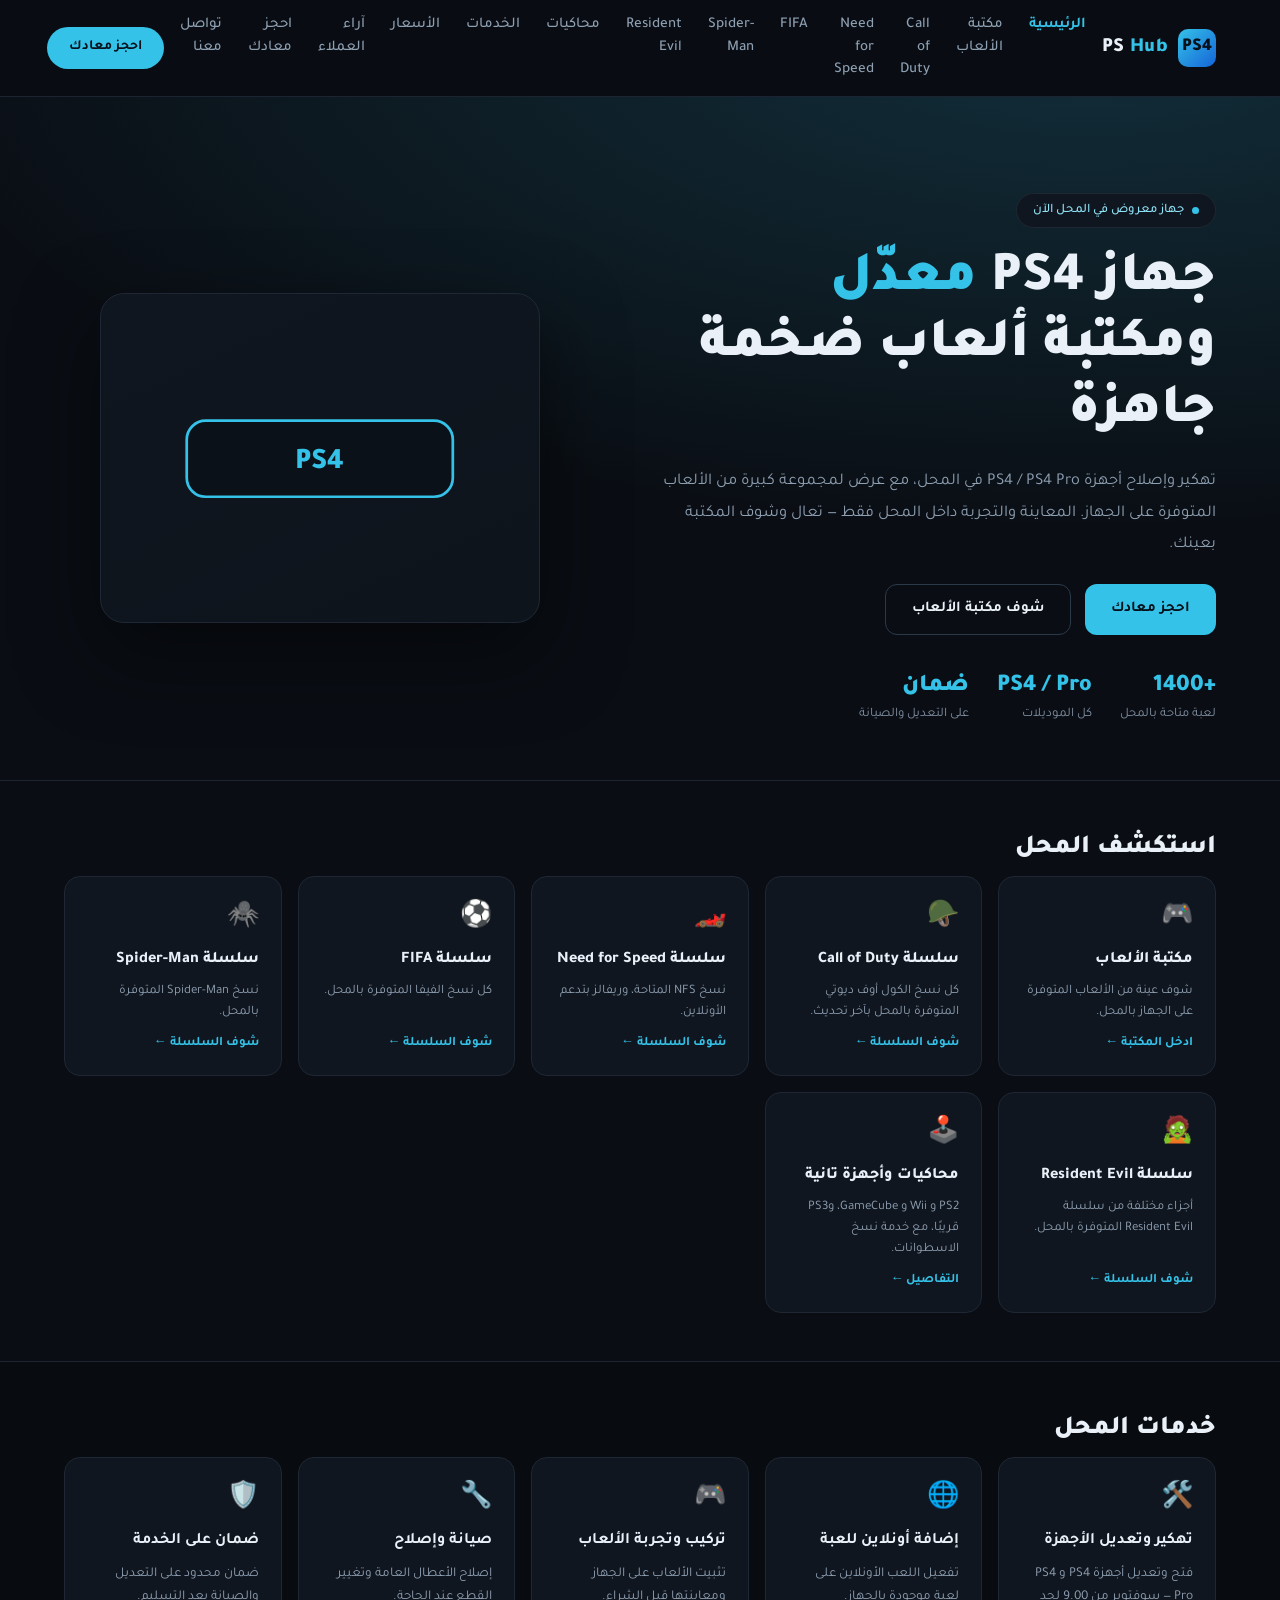
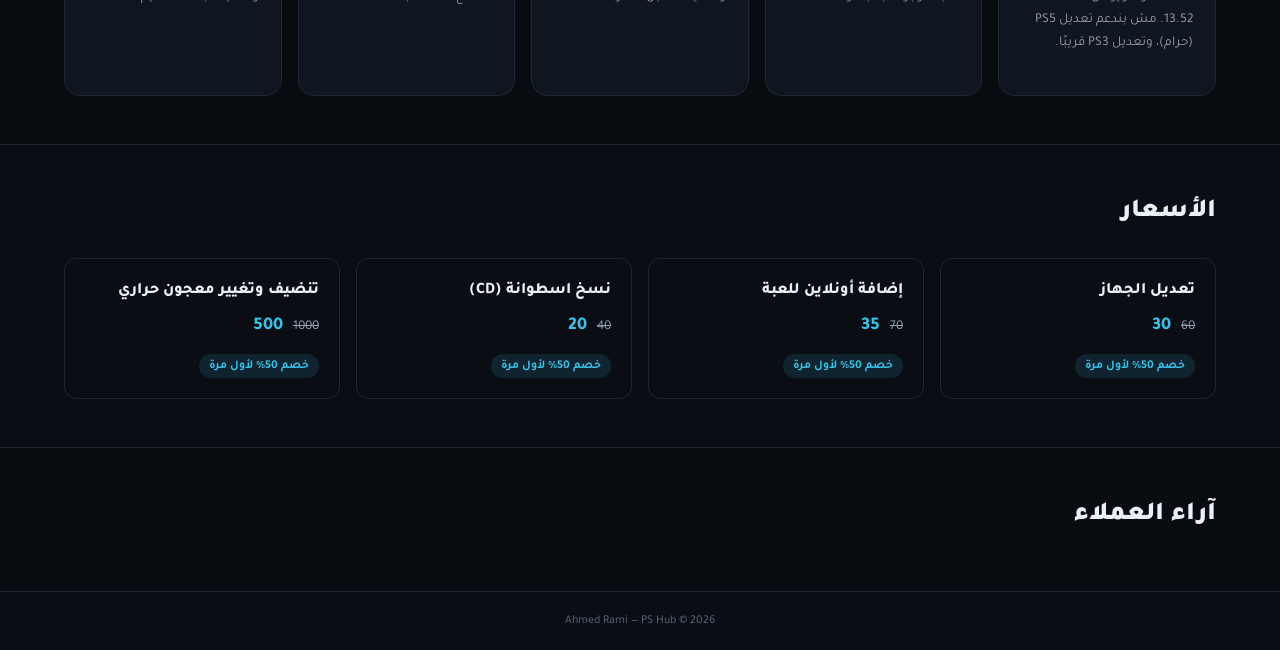
<file: pshub/index.html>
<!doctype html>
<html lang="ar" dir="rtl">
<head>
<meta charset="utf-8">
<meta name="viewport" content="width=device-width, initial-scale=1">
<title>PS Hub — متجر PS4 معدل</title>
<meta name="description" content="محل تعديل أجهزة PS4، مكتبة ألعاب ضخمة، محاكيات، وخدمة نسخ اسطوانات.">
<link rel="preconnect" href="https://fonts.googleapis.com">
<link rel="preconnect" href="https://fonts.gstatic.com" crossorigin>
<link href="https://fonts.googleapis.com/css2?family=Tajawal:wght@400;500;700;900&display=swap" rel="stylesheet">
<link rel="stylesheet" href="css/style.css">
</head>
<body>

<!-- ============ HEADER ============ -->
<header class="site-header">
  <div class="inner container">
    <a class="logo" href="#home">
      <div class="logo-badge">PS4</div>
      <div class="logo-text">PS <span>Hub</span></div>
    </a>

    <nav class="nav-links">
      <a href="#home">الرئيسية</a>
      <a href="#games">مكتبة الألعاب</a>
      <a href="#cod">Call of Duty</a>
      <a href="#nfs">Need for Speed</a>
      <a href="#fifa">FIFA</a>
      <a href="#spiderman">Spider-Man</a>
      <a href="#residentevil">Resident Evil</a>
      <a href="#emulators">محاكيات</a>
      <a href="#services">الخدمات</a>
      <a href="#prices">الأسعار</a>
      <a href="#reviews">آراء العملاء</a>
      <a href="#booking">احجز معادك</a>
      <a href="#contact">تواصل معنا</a>
    </nav>

    <a href="#booking" class="btn btn-primary btn-pill nav-cta">احجز معادك</a>

    <button class="nav-toggle" aria-label="فتح القائمة" aria-expanded="false">
      <span></span>
    </button>
  </div>

  <nav class="mobile-panel">
    <a href="#home">الرئيسية</a>
    <a href="#games">مكتبة الألعاب</a>
    <a href="#cod">Call of Duty</a>
    <a href="#nfs">Need for Speed</a>
    <a href="#fifa">FIFA</a>
    <a href="#spiderman">Spider-Man</a>
    <a href="#residentevil">Resident Evil</a>
    <a href="#emulators">محاكيات</a>
    <a href="#services">الخدمات</a>
    <a href="#prices">الأسعار</a>
    <a href="#reviews">آراء العملاء</a>
    <a href="#booking">احجز معادك</a>
    <a href="#contact">تواصل معنا</a>
    <a href="#booking" class="btn btn-primary">احجز معادك</a>
  </nav>
</header>

<main>

<!-- ============ VIEW: HOME ============ -->
<div class="view" id="view-home">

  <section class="hero container">
    <div class="hero-copy">
      <div class="hero-badge"><span class="dot"></span> جهاز معروض في المحل الآن</div>
      <h1>جهاز PS4 <span>معدّل</span><br>ومكتبة ألعاب ضخمة جاهزة</h1>
      <p>تهكير وإصلاح أجهزة PS4 / PS4 Pro في المحل، مع عرض لمجموعة كبيرة من الألعاب المتوفرة على الجهاز. المعاينة والتجربة داخل المحل فقط — تعال وشوف المكتبة بعينك.</p>
      <div class="hero-actions">
        <a href="#booking" class="btn btn-primary">احجز معادك</a>
        <a href="#games" class="btn btn-outline">شوف مكتبة الألعاب</a>
      </div>
      <div class="hero-stats">
        <div><div class="stat-num">+1400</div><div class="stat-label">لعبة متاحة بالمحل</div></div>
        <div><div class="stat-num">PS4 / Pro</div><div class="stat-label">كل الموديلات</div></div>
        <div><div class="stat-num">ضمان</div><div class="stat-label">على التعديل والصيانة</div></div>
      </div>
    </div>
    <div class="hero-visual">
      <div class="hero-card">
        <svg width="62%" viewBox="0 0 200 60" fill="none" xmlns="http://www.w3.org/2000/svg" aria-hidden="true">
          <rect x="2" y="2" width="196" height="56" rx="14" stroke="#35C2E8" stroke-width="2" fill="#0A1119"/>
          <text x="100" y="37" text-anchor="middle" font-family="Tajawal" font-size="22" font-weight="900" fill="#35C2E8">PS4</text>
        </svg>
      </div>
    </div>
  </section>

  <section class="section container">
    <div class="section-head"><h2>استكشف المحل</h2></div>
    <div class="explore-grid">
      <a class="explore-card" href="#games">
        <div class="icon">🎮</div>
        <div class="title">مكتبة الألعاب</div>
        <div class="desc">شوف عينة من الألعاب المتوفرة على الجهاز بالمحل.</div>
        <div class="arrow">ادخل المكتبة ←</div>
      </a>
      <a class="explore-card" href="#cod">
        <div class="icon">🪖</div>
        <div class="title">سلسلة Call of Duty</div>
        <div class="desc">كل نسخ الكول أوف ديوتي المتوفرة بالمحل بآخر تحديث.</div>
        <div class="arrow">شوف السلسلة ←</div>
      </a>
      <a class="explore-card" href="#nfs">
        <div class="icon">🏎️</div>
        <div class="title">سلسلة Need for Speed</div>
        <div class="desc">نسخ NFS المتاحة، وريفالز بتدعم الأونلاين.</div>
        <div class="arrow">شوف السلسلة ←</div>
      </a>
      <a class="explore-card" href="#fifa">
        <div class="icon">⚽</div>
        <div class="title">سلسلة FIFA</div>
        <div class="desc">كل نسخ الفيفا المتوفرة بالمحل.</div>
        <div class="arrow">شوف السلسلة ←</div>
      </a>
      <a class="explore-card" href="#spiderman">
        <div class="icon">🕷️</div>
        <div class="title">سلسلة Spider-Man</div>
        <div class="desc">نسخ Spider-Man المتوفرة بالمحل.</div>
        <div class="arrow">شوف السلسلة ←</div>
      </a>
      <a class="explore-card" href="#residentevil">
        <div class="icon">🧟</div>
        <div class="title">سلسلة Resident Evil</div>
        <div class="desc">أجزاء مختلفة من سلسلة Resident Evil المتوفرة بالمحل.</div>
        <div class="arrow">شوف السلسلة ←</div>
      </a>
      <a class="explore-card" href="#emulators">
        <div class="icon">🕹️</div>
        <div class="title">محاكيات وأجهزة تانية</div>
        <div class="desc">PS2 و Wii و GameCube، وPS3 قريبًا، مع خدمة نسخ الاسطوانات.</div>
        <div class="arrow">التفاصيل ←</div>
      </a>
    </div>
  </section>

  <section id="services" class="section section-alt container">
    <div class="section-head"><h2>خدمات المحل</h2></div>
    <div class="services-grid">
      <div class="service-card">
        <div class="icon">🛠️</div>
        <div class="title">تهكير وتعديل الأجهزة</div>
        <div class="desc">فتح وتعديل أجهزة PS4 و PS4 Pro — سوفتوير من 9.00 لحد 13.52. مش بندعم تعديل PS5 (حرام)، وتعديل PS3 قريبًا.</div>
        <div class="price"><!-- السعر هنا --></div>
      </div>
      <div class="service-card">
        <div class="icon">🌐</div>
        <div class="title">إضافة أونلاين للعبة</div>
        <div class="desc">تفعيل اللعب الأونلاين على لعبة موجودة بالجهاز.</div>
        <div class="price"><!-- السعر هنا --></div>
      </div>
      <div class="service-card">
        <div class="icon">🎮</div>
        <div class="title">تركيب وتجربة الألعاب</div>
        <div class="desc">تثبيت الألعاب على الجهاز ومعاينتها قبل الشراء.</div>
      </div>
      <div class="service-card">
        <div class="icon">🔧</div>
        <div class="title">صيانة وإصلاح</div>
        <div class="desc">إصلاح الأعطال العامة وتغيير القطع عند الحاجة.</div>
      </div>
      <div class="service-card">
        <div class="icon">🛡️</div>
        <div class="title">ضمان على الخدمة</div>
        <div class="desc">ضمان محدود على التعديل والصيانة بعد التسليم.</div>
      </div>
    </div>
  </section>


  <section id="prices" class="section container">
    <div class="section-head"><h2>الأسعار</h2></div>
    <p class="section-sub">
    <div class="prices-grid">

      <div class="price-card">
        <div class="title">تعديل الجهاز</div>
        <div class="price-row">
          <span class="price-old"><!-- old -->60</span>
          <span class="price-now"><!-- now -->30</span>
        </div>
        <div class="price-discount-badge" data-discount-badge hidden></div>
      </div>

      <div class="price-card">
        <div class="title">إضافة أونلاين للعبة</div>
        <div class="price-row">
          <span class="price-old"><!-- old -->70</span>
          <span class="price-now"><!-- now -->35</span>
        </div>
        <div class="price-discount-badge" data-discount-badge hidden></div>
      </div>

      <div class="price-card">
        <div class="title">نسخ اسطوانة (CD)</div>
        <div class="price-row">
          <span class="price-old"><!-- old -->40</span>
          <span class="price-now"><!-- now -->20</span>
        </div>
        <div class="price-discount-badge" data-discount-badge hidden></div>
      </div>

      <div class="price-card">
        <div class="title">تنضيف وتغيير معجون حراري</div>
        <div class="price-row">
          <span class="price-old"><!-- old -->1000</span>
          <span class="price-now"><!-- now -->500</span>
        </div>
        <div class="price-discount-badge" data-discount-badge hidden></div>
      </div>

    </div>
  </section>

  <section id="reviews" class="section section-alt container">
    <div class="section-head"><h2>آراء العملاء</h2></div>
    <!-- TODO: آراء العملاء هتتحط هنا -->
    <div class="reviews-grid"></div>
  </section>

</div>

<!-- ============ VIEW: GAMES ============ -->
<div class="view" id="view-games">
  <section class="section container">
    <div class="section-head">
      <h2>مكتبة الألعاب المتوفرة بالجهاز</h2>
      <div class="section-note">عرض فقط داخل المحل — الألعاب مثبتة على جهاز العرض</div>
    </div>
    <p class="section-sub">القائمة دي عينة من الألعاب الموجودة، تقدر تشوفها وتجربها لما تزور المحل.</p>

    <div class="games-grid">

      <div class="game-card" tabindex="0" role="button" data-region="eu" data-number="00419" data-update="1.57" data-languages="English" data-additions="" data-online="نعم" data-price="50">
        <div class="game-cover"><img src="assets/images/games/gt3.jpg" alt="GTA V" loading="lazy"><span class="tag">آخر تحديث + أونلاين</span></div>
        <div class="game-name">GTA V</div><div class="game-genre">أكشن / مغامرات</div>
      </div>

      <div class="game-card" tabindex="0" role="button" data-region="eu" data-number="" data-update="1.00" data-languages="English" data-additions="" data-online="لا" data-price="40">
        <div class="game-cover"><img src="assets/images/games/gow.jpg" alt="God of War" loading="lazy"><span class="tag">متوفرة</span></div>
        <div class="game-name">God of War</div><div class="game-genre">أكشن / ملحمي</div>
      </div>

      <div class="game-card" tabindex="0" role="button" data-region="eu" data-number="" data-update="1.00" data-languages="English" data-additions="" data-online="نعم" data-price="30">
        <div class="game-cover"><img src="assets/images/games/Rocket_League_coverart.jpg" alt="Rocket League - النسخة الأولى" loading="lazy"><span class="tag">أونلاين</span></div>
        <div class="game-name">Rocket League (النسخة الأولى)</div><div class="game-genre">رياضة / سيارات</div>
      </div>

      <div class="game-card" tabindex="0" role="button" data-region="" data-number="" data-update="" data-languages="English" data-additions="" data-online="لا" data-price="35">
        <div class="game-cover"><img src="assets/images/games/Rocket_League_coverart.jpg" alt="Rocket League - آخر تحديث" loading="lazy"><span class="tag">آخر تحديث</span></div>
        <div class="game-name">Rocket League (آخر تحديث)</div><div class="game-genre">رياضة / سيارات</div>
      </div>

      <div class="game-card" tabindex="0" role="button" data-region="" data-number="" data-update="" data-languages="" data-additions="" data-online="" data-price="50">
        <div class="game-cover"><img src="assets/images/games/tlou1.jpg" alt="The Last of Us" loading="lazy"><span class="tag">متوفرة</span></div>
        <div class="game-name">The Last of Us</div><div class="game-genre">قصصية / رعب</div>
      </div>

      <div class="game-card" tabindex="0" role="button" data-region="" data-number="" data-update="" data-languages="English" data-additions="" data-online="قريبًا" data-price="40">
        <div class="game-cover"><img src="assets/images/games/Red_Dead_Redemption_II.jpg" alt="Red Dead Redemption 2" loading="lazy"><span class="tag">آخر تحديث + أونلاين قريبًا</span></div>
        <div class="game-name">Red Dead Redemption 2</div><div class="game-genre">أكشن / غرب</div>
      </div>

      <div class="game-card" tabindex="0" role="button" data-region="" data-number="" data-update="" data-languages="" data-additions="" data-online="" data-price="">
        <div class="game-cover"><img src="assets/images/games/horizon-zero-dawn.jpg" alt="Horizon Zero Dawn" loading="lazy"><span class="tag">غير متاحة</span></div>
        <div class="game-name">Horizon Zero Dawn</div><div class="game-genre">مغامرات</div>
      </div>

      <div class="game-card" tabindex="0" role="button" data-region="" data-number="" data-update="" data-languages="" data-additions="" data-online="" data-price="">
        <div class="game-cover"><img src="assets/images/games/mortal-kombat.jpg" alt="Mortal Kombat" loading="lazy"><span class="tag">غير متوفرة</span></div>
        <div class="game-name">Mortal Kombat</div><div class="game-genre">قتال</div>
      </div>

      <div class="game-card" tabindex="0" role="button" data-region="eu" data-number="13795" data-update="1.00" data-languages="English" data-additions="" data-online="نعم" data-price="25">
        <div class="game-cover"><img src="assets/images/games/ctr.jpg" alt="Crash Team Racing Nitro-Fuelled" loading="lazy"><span class="tag">متوفرة</span></div>
        <div class="game-name">Crash Team Racing Nitro-Fuelled</div><div class="game-genre">سباقات</div>
      </div>

      <div class="game-card" tabindex="0" role="button" data-region="" data-number="" data-update="" data-languages="English" data-additions="" data-online="لا" data-price="30">
        <div class="game-cover"><img src="assets/images/games/madmax.jpg" alt="Mad Max" loading="lazy"><span class="tag">متوفرة</span></div>
        <div class="game-name">Mad Max</div><div class="game-genre">نجاة</div>
      </div>

      <div class="game-card" tabindex="0" role="button" data-region="" data-number="" data-update="" data-languages="" data-additions="" data-online="" data-price="40">
        <div class="game-cover"><img src="assets/images/games/minecraft.jpg" alt="Minecraft" loading="lazy"><span class="tag">آخر تحديث + أونلاين</span></div>
        <div class="game-name">Minecraft</div><div class="game-genre">بناء / عائلي</div>
      </div>

    </div>
  </section>
</div>

<!-- ============ VIEW: CALL OF DUTY ============ -->
<div class="view" id="view-cod">
  <section class="section container">
    <div class="section-head">
      <h2>سلسلة Call of Duty</h2>
      <div class="section-note">كل نسخة فيها آخر تحديث والإضافات</div>
    </div>
    <p class="section-sub">واللي بيدعم اللعب الأونلاين بنشغّله أونلاين على الجهاز. كل الألعاب دي متوفرة حاليًا بالمحل.</p>

    <div class="cod-grid">

      <div class="game-card" tabindex="0" role="button" data-region="eu" data-number="05379" data-update="1.15" data-languages="عربي, English" data-additions="multiplayer maps" data-online="نعم" data-price="35">
        <div class="game-cover"><img src="assets/images/games/MWRE.jpeg" alt="Call of Duty: Modern Warfare Remastered" loading="lazy"><span class="avail"><span class="dot"></span>متوفر</span><span class="tag">آخر تحديث</span></div>
        <div class="game-name">Call of Duty: Modern Warfare Remastered</div>
      </div>

      <div class="game-card" tabindex="0" role="button" data-region="eu" data-number="" data-update="1.00" data-languages="English" data-additions="" data-online="لا" data-price="25">
        <div class="game-cover"><img src="assets/images/games/cod mw2 rem.avif" alt="Call of Duty: MW2 Campaign Remastered" loading="lazy"><span class="avail"><span class="dot"></span>متوفر</span><span class="tag">آخر تحديث</span></div>
        <div class="game-name">Call of Duty: MW2 Campaign Remastered</div>
      </div>

      <div class="game-card" tabindex="0" role="button" data-region="us" data-number="57547" data-update="1.08" data-languages="عربي" data-additions="" data-online="نعم" data-price="40">
        <div class="game-cover"><img src="assets/images/games/BO.jpg" alt="Call of Duty: Black Ops" loading="lazy"><span class="avail"><span class="dot"></span>متوفر</span><span class="tag">آخر تحديث</span></div>
        <div class="game-name">Call of Duty: Black Ops</div>
      </div>

      <div class="game-card" tabindex="0" role="button" data-region="us" data-number="57548" data-update="1.10" data-languages="English" data-additions="" data-online="نعم" data-price="40">
        <div class="game-cover"><img src="assets/images/games/BO2.avif" alt="Call of Duty: Black Ops 2" loading="lazy"><span class="avail"><span class="dot"></span>متوفر</span><span class="tag">آخر تحديث</span></div>
        <div class="game-name">Call of Duty: Black Ops 2</div>
      </div>

      <div class="game-card" tabindex="0" role="button" data-region="eu" data-number="02624" data-update="1.33" data-languages="English" data-additions="" data-online="نعم" data-price="50">
        <div class="game-cover"><img src="assets/images/games/BO3.jpg" alt="Call of Duty: Black Ops 3" loading="lazy"><span class="avail"><span class="dot"></span>متوفر</span><span class="tag">آخر تحديث</span></div>
        <div class="game-name">Call of Duty: Black Ops 3</div>
      </div>

      <div class="game-card" tabindex="0" role="button" data-region="" data-number="" data-update="" data-languages="" data-additions="" data-online="لا" data-price="30">
        <div class="game-cover"><img src="assets/images/games/BO4.jpg" alt="Call of Duty: Black Ops 4" loading="lazy"><span class="avail"><span class="dot"></span>متوفر</span><span class="tag">آخر تحديث</span></div>
        <div class="game-name">Call of Duty: Black Ops 4</div>
      </div>

      <div class="game-card" tabindex="0" role="button" data-region="eu" data-number="" data-update="1.41" data-languages="English" data-additions="story mode, multiplayer, zombie, dead ops arcade" data-online="..." data-price="60">
        <div class="game-cover"><img src="assets/images/games/BOCW.jpg" alt="Call of Duty: Black Ops Cold War" loading="lazy"><span class="avail"><span class="dot"></span>متوفر</span><span class="tag">آخر تحديث</span></div>
        <div class="game-name">Call of Duty: Black Ops Cold War</div>
      </div>

      <div class="game-card" tabindex="0" role="button" data-region="eu" data-number="15278" data-update="1.67" data-languages="عربي" data-additions="قصة, مالتي بلاير, طور تعاوني" data-online="نعم" data-price="65">
        <div class="game-cover"><img src="assets/images/games/Call_of_Duty_Modern_Warfare_(2019).jpg" alt="Call of Duty: Modern Warfare 2019" loading="lazy"><span class="avail"><span class="dot"></span>متوفر</span><span class="tag">آخر تحديث</span></div>
        <div class="game-name">Call of Duty: Modern Warfare (2019)</div>
      </div>

      <div class="game-card" tabindex="0" role="button" data-region="eu" data-number="" data-update="" data-languages="عربي" data-additions="طور قصة, طور قصة خاص بمودرن 3, طور مالتي بلاير, مالتي بلاير, تعاوني, حزمة اسلحه" data-online="لا" data-price="90">
        <div class="game-cover"><img src="assets/images/games/mw+mw3.webp" alt="Call of Duty: MW2 + MW3" loading="lazy"><span class="avail"><span class="dot"></span>متوفر</span><span class="tag">آخر تحديث</span></div>
        <div class="game-name">Call of Duty: MW2 + MW3</div>
      </div>

      <div class="game-card" tabindex="0" role="button" data-region="us" data-number="00018" data-update="1.21" data-languages="English" data-additions="maps" data-online="نعم" data-price="25">
        <div class="game-cover"><img src="assets/images/games/ghosts.jpg" alt="Call of Duty: Ghosts" loading="lazy"><span class="avail"><span class="dot"></span>متوفر</span><span class="tag">آخر تحديث</span></div>
        <div class="game-name">Call of Duty: Ghosts</div>
      </div>

      <div class="game-card" tabindex="0" role="button" data-region="" data-number="" data-update="" data-languages="English" data-additions="" data-online="" data-price="25">
        <div class="game-cover"><img src="assets/images/games/advanced.jpg" alt="Call of Duty: Advanced Warfare" loading="lazy"><span class="avail"><span class="dot"></span>غير متوفر</span><span class="tag">آخر تحديث</span></div>
        <div class="game-name">Call of Duty: Advanced Warfare</div>
      </div>

      <div class="game-card" tabindex="0" role="button" data-region="" data-number="" data-update="" data-languages="" data-additions="" data-online="" data-price="30">
        <div class="game-cover"><img src="assets/images/games/wwii.jpg" alt="Call of Duty: WWII" loading="lazy"><span class="avail"><span class="dot"></span>غير متوفر</span><span class="tag">آخر تحديث</span></div>
        <div class="game-name">Call of Duty: WWII</div>
      </div>

    </div>

    <div class="section-head" style="margin-top: 36px;"><h2>بورت اللاعبين</h2></div>

    <div class="cod-ports-grid">

      <div class="game-card" tabindex="0" role="button" data-region="eu" data-number="port" data-update="1.37" data-languages="English" data-additions="" data-online="لا" data-price="20">
        <div class="game-cover"><img src="assets/images/games/WAW.jpg" alt="Call of Duty: World at War" loading="lazy"><span class="avail"><span class="dot"></span>متوفر</span></div>
        <div class="game-name">Call of Duty: World at War</div>
      </div>

      <div class="game-card" tabindex="0" role="button" data-region="eu" data-number="port" data-update="1.37" data-languages="English" data-additions="" data-online="لا" data-price="20">
        <div class="game-cover"><img src="assets/images/games/Call_of_Duty_Modern_Warfare_2_(2009)_cover.png" alt="Call of Duty: Modern Warfare 2 (النسخة الأصلية)" loading="lazy"><span class="avail"><span class="dot"></span>متوفر</span></div>
        <div class="game-name">Call of Duty: Modern Warfare 2 (النسخة الأصلية)</div>
      </div>

      <div class="game-card" tabindex="0" role="button" data-region="eu" data-number="port" data-update="1.37" data-languages="English" data-additions="" data-online="لا" data-price="20">
        <div class="game-cover"><img src="assets/images/games/Call_of_Duty_Modern_Warfare_3_box_art.png" alt="Call of Duty: Modern Warfare 3 (النسخة الأصلية)" loading="lazy"><span class="avail"><span class="dot"></span>متوفر</span></div>
        <div class="game-name">Call of Duty: Modern Warfare 3 (النسخة الأصلية)</div>
      </div>

    </div>
  </section>
</div>

<!-- ============ VIEW: NFS ============ -->
<div class="view" id="view-nfs">
  <section class="section container">
    <div class="section-head"><h2>سلسلة Need for Speed</h2></div>
    <p class="section-sub">ريفالز بتدعم اللعب الأونلاين. كل الألعاب دي متوفرة حاليًا بالمحل.</p>

    <div class="nfs-grid">

      <div class="game-card" tabindex="0" role="button" data-region="eu, us" data-number="00113, 00116" data-update="1.03" data-languages="English" data-additions="cars free" data-online="نعم" data-price="30">
        <div class="game-cover"><img src="assets/images/games/Need_for_Speed_Rivals_cover.jpg" alt="Need for Speed: Rivals" loading="lazy"><span class="avail"><span class="dot"></span>متوفر</span><span class="tag">أونلاين</span></div>
        <div class="game-name">Need for Speed: Rivals</div>
      </div>

      <div class="game-card" tabindex="0" role="button" data-region="eu" data-number="" data-update="" data-languages="" data-additions="" data-online="لا" data-price="30">
        <div class="game-cover"><img src="assets/images/games/nfs pay.jpg" alt="Need for Speed: Payback" loading="lazy"><span class="avail"><span class="dot"></span>متوفر</span></div>
        <div class="game-name">Need for Speed: Payback</div>
      </div>

      <div class="game-card" tabindex="0" role="button" data-region="eu" data-number="" data-update="" data-languages="عربي" data-additions="" data-online="لا" data-price="35">
        <div class="game-cover"><img src="assets/images/games/nfs heat.avif" alt="Need for Speed: Heat" loading="lazy"><span class="avail"><span class="dot"></span>متوفر</span></div>
        <div class="game-name">Need for Speed: Heat</div>
      </div>

      <div class="game-card" tabindex="0" role="button" data-region="eu" data-number="" data-update="1.07" data-languages="English" data-additions="" data-online="لا" data-price="10">
        <div class="game-cover"><img src="assets/images/games/nfs.jpg" alt="Need for Speed: Hot Pursuit Remastered" loading="lazy"><span class="avail"><span class="dot"></span>متوفر</span></div>
        <div class="game-name">Need for Speed: Hot Pursuit Remastered</div>
      </div>

    </div>
  </section>
</div>

<!-- ============ VIEW: FIFA ============ -->
<div class="view" id="view-fifa">
  <section class="section container">
    <div class="section-head"><h2>سلسلة FIFA</h2></div>
    <p class="section-sub">كل نسخ الفيفا المتوفرة حاليًا بالمحل.</p>

    <div class="fifa-grid">

      <div class="game-card" tabindex="0" role="button" data-region="" data-number="" data-update="" data-languages="" data-additions="" data-online="" data-price="50">
        <div class="game-cover"><img src="assets/images/games/fifa22.avif" alt="FIFA 22" loading="lazy"><span class="avail"><span class="dot"></span>اونلاين</span><span class="tag">غير متوفرة حاليًا</span></div>
        <div class="game-name">FIFA 22</div>
      </div>

      <div class="game-card" tabindex="0" role="button" data-region="" data-number="" data-update="" data-languages="" data-additions="" data-online="" data-price="45">
        <div class="game-cover"><img src="assets/images/games/FIFA_16_cover.jpg" alt="FIFA 16" loading="lazy"><span class="avail"><span class="dot"></span>اونلاين</span><span class="tag">غير متوفرة</span></div>
        <div class="game-name">FIFA 16</div>
      </div>

      <div class="game-card" tabindex="0" role="button" data-region="sa" data-number="" data-update="" data-languages="عربي, English" data-additions="" data-online="" data-price="45">
        <div class="game-cover"><img src="assets/images/games/fifa15.jpg" alt="FIFA 15" loading="lazy"><span class="avail"><span class="dot"></span>متوفرة</span></div>
        <div class="game-name">FIFA 15</div>
      </div>

      <div class="game-card" tabindex="0" role="button" data-region="eu data-number="" data-update="" data-languages="عربي, English" data-additions="" data-online="" data-price="45">
        <div class="game-cover"><img src="assets/images/games/fifa23.avif" alt="FIFA 23" loading="lazy"><span class="avail"><span class="dot"></span>متوفرة</span></div>
        <div class="game-name">FIFA 23</div>
      </div>


    </div>
  </section>
</div>

<!-- ============ VIEW: SPIDER-MAN ============ -->
<div class="view" id="view-spiderman">
  <section class="section container">
    <div class="section-head"><h2>سلسلة Spider-Man</h2></div>
    <p class="section-sub">كل نسخ Spider-Man المتوفرة حاليًا بالمحل.</p>

    <div class="spiderman-grid">

      <div class="game-card" tabindex="0" role="button" data-region="" data-number="" data-update="" data-languages="عربي" data-additions="" data-online="" data-price="50">
        <div class="game-cover"><img src="assets/images/games/sp.jpg" alt="Spider-Man" loading="lazy"><span class="tag">متوفرة</span></div>
        <div class="game-name">Spider-Man</div>
      </div>

      <div class="game-card" tabindex="0" role="button" data-region="" data-number="" data-update="" data-languages="عربي" data-additions="" data-online="" data-price="50">
        <div class="game-cover"><img src="assets/images/games/sm.avif" alt="Spider-Man Miles Morales" loading="lazy"><span class="tag">متوفرة</span></div>
        <div class="game-name">Spider-Man Miles Morales</div>
      </div>

    </div>
  </section>
</div>

<!-- ============ VIEW: RESIDENT EVIL ============ -->
<div class="view" id="view-residentevil">
  <section class="section container">
    <div class="section-head"><h2>سلسلة Resident Evil</h2></div>
    <p class="section-sub">أجزاء Resident Evil المتوفرة حاليًا بالمحل.</p>

    <!-- TODO: كل كارت = جزء. غيّر الصورة والاسم، وانسخ الكارت لأي جزء جديد -->
    <div class="residentevil-grid">

      <div class="game-card" tabindex="0" role="button" data-region="" data-number="" data-update="" data-languages="English" data-additions="" data-online="لا" data-price="15">
        <div class="game-cover"><img src="assets/images/games/re og.jpg" alt="Resident-Evil 4" loading="lazy"><span class="tag">متوفرة</span></div>
        <div class="game-name">Resident-Evil 4</div>
      </div>

      <div class="game-card" tabindex="0" role="button" data-region="" data-number="" data-update="" data-languages="English" data-additions="" data-online="نعم" data-price="20">
        <div class="game-cover"><img src="assets/images/games/re5.jpg" alt="Resident-Evil 5" loading="lazy"><span class="tag">متوفرة</span></div>
        <div class="game-name">Resident-Evil 5</div>
      </div>

      <div class="game-card" tabindex="0" role="button" data-region="eu" data-number="" data-update="1.07" data-languages="English, عربي" data-additions="12dlc" data-online="لا" data-price="35">
        <div class="game-cover"><img src="assets/images/games/re2.jpg" alt="Resident-Evil 2 Remake" loading="lazy"><span class="tag">متوفرة</span></div>
        <div class="game-name">Resident-Evil 2 Remake</div>
      </div>

    </div>
  </section>
</div>

<!-- ============ VIEW: EMULATORS ============ -->
<div class="view" id="view-emulators">
  <section class="section container">
    <div class="section-head"><h2>محاكيات وأجهزة تانية</h2></div>
    <p class="section-sub">بالإضافة لـ PS4، الجهاز بيشغّل محاكيات لأجهزة قديمة.</p>

    <div class="consoles-grid">
      <div class="console-card">
        <div class="emoji">🕹️</div>
        <div class="name">PS2</div>
        <div class="discs">بيدعم الاسطوانات الأصلية</div>
      </div>
      <div class="console-card">
        <div class="emoji">🕹️</div>
        <div class="name">Wii</div>
      </div>
      <div class="console-card">
        <div class="emoji">🕹️</div>
        <div class="name">GameCube</div>
      </div>
      <div class="console-card soon">
        <span class="soon-badge">قريبًا</span>
        <div class="emoji">🕹️</div>
        <div class="name">PS3</div>
        <div class="discs">بيدعم الاسطوانات الأصلية</div>
      </div>
    </div>

    <div class="disc-service">
      <div class="emoji">💿</div>
      <div class="body">
        <div class="title">خدمة نسخ الاسطوانات</div>
        <div class="desc">متاح نسخ اسطوانات PS4   الأصلية، مع العلم إن نسبة نجاح النسخ حوالي 70% من الاسطوانات (حسب حالة الاسطوانة).</div>
      </div>
    </div>
  </section>
</div>

<!-- ============ VIEW: BOOKING ============ -->
<div class="view" id="view-booking">
  <section class="section container">
    <div class="section-head"><h2>احجز معادك</h2></div>
    <p class="section-sub">احجز من هنا وهيتبعت طلبك على واتساب المحل مباشرة، مع كود خصم تلقائي.</p>

    <div class="booking-banner">
      <div class="booking-banner-icon">🎁</div>
      <div class="booking-banner-body">
        <div class="booking-banner-title">خصم 50% على أول تعامل معانا عن طريق الموقع</div>
        <div class="booking-banner-sub">العرض ده لأول مرة بس — من المرة اللي بعدها الخصم بيبقى 25%.</div>
      </div>
      <div class="coupon-box">
        <span class="coupon-label">كود الخصم</span>
        <span class="coupon-code">—</span>
      </div>
    </div>

    <form class="booking-form">
      <div class="form-row">
        <label>
          <span>الاسم</span>
          <input type="text" name="name" placeholder="اكتب اسمك" required>
        </label>
        <label>
          <span>رقم الموبايل</span>
          <input type="tel" name="phone" placeholder="01xxxxxxxxx" required>
        </label>
      </div>
      <div class="form-row">
        <label>
          <span>الخدمة المطلوبة</span>
          <select name="service" required>
            <option value="" disabled selected>اختار الخدمة</option>
            <option value="تعديل جهاز PS4">تعديل جهاز PS4</option>
            <option value="تنزيل العاب">تنزيل العاب</option>
            <option value="صيانة وإصلاح">صيانة وإصلاح</option>
            <option value="نسخ اسطوانة">نسخ اسطوانة</option>
            <option value="استفسار عام">استفسار عام</option>
          </select>
        </label>
        <label>
          <span>التاريخ المفضل</span>
          <input type="date" name="date">
        </label>
        <label>
          <span>الوقت المفضل</span>
          <input type="time" name="time">
        </label>
      </div>
      <label class="full">
        <span>ملاحظات (اختياري)</span>
        <textarea name="notes" rows="3" placeholder="أي تفاصيل عايز تقولها"></textarea>
      </label>
      <button type="submit" class="btn btn-primary">احجز الآن عبر واتساب</button>
      <p class="booking-confirm" hidden>تمام، هيتفتح واتساب برسالة الحجز جاهزة — ابعتها وهنأكدلك المعاد.</p>
    </form>
  </section>
</div>

<!-- ============ VIEW: CONTACT ============ -->
<div class="view" id="view-contact">
  <section class="section container">
    <div class="contact-wrap">
      <div class="contact-info">
        <h2>زورنا في المحل</h2>
        <p>
          📍 العنوان: [عنوان المحل هنا]<br>
          🕒 مواعيد العمل: يوميًا 11 ص – 11 م<br>
          📞 واتساب: [01023653422]
        </p>
      </div>
      <div class="contact-card">
        <div class="label">تواصل سريع</div>
        <a href="#" class="btn btn-primary">راسلنا على واتساب</a>
        <a href="#" class="btn btn-outline">موقعنا على خرائط جوجل</a>
      </div>
    </div>
  </section>
</div>

</main>

<footer class="site-footer"> Ahmed Rami — PS Hub © 2026</footer>

<!-- ============ MODAL: GAME DETAILS ============ -->
<div class="game-modal-overlay" id="game-modal" hidden>
  <div class="game-modal" role="dialog" aria-modal="true" aria-labelledby="game-modal-title">
    <button type="button" class="game-modal-close" aria-label="قفل">✕</button>
    <h3 id="game-modal-title"></h3>
    <div class="game-modal-row"><span class="label">الريجن</span><span class="val" data-out="region"></span></div>
    <div class="game-modal-row"><span class="label">رقم النسخة</span><span class="val" data-out="number"></span></div>
    <div class="game-modal-row"><span class="label">التحديث</span><span class="val" data-out="update"></span></div>
    <div class="game-modal-row"><span class="label">اللغات المدعومة</span><span class="val" data-out="languages"></span></div>
    <div class="game-modal-row game-modal-row-col">
      <span class="label">الإضافات</span>
      <ul class="additions-list" data-out="additions"></ul>
    </div>
    <div class="game-modal-row"><span class="label">يدعم أونلاين</span><span class="val" data-out="online"></span></div>
    <div class="game-modal-price"><span class="label">السعر</span><span class="val" data-out="price"></span></div>
  </div>
</div>

<script src="js/script.js"></script>
</body>
</html>
</file>
<file: pshub/css/style.css>
/* ===========================
   ديار بلايستيشن — متجر PS4 معدل
   =========================== */

:root {
  --bg: #0A0E14;
  --bg-alt: #080B10;
  --surface: #10161F;
  --surface-2: #0E141C;
  --border: #1E2733;
  --border-soft: #1B2430;
  --border-dash: #2A3A4B;
  --text: #EAF0F7;
  --muted: #8FA0B3;
  --muted-2: #8291A3;
  --muted-3: #44586E;
  --accent: #35C2E8;
  --accent-soft: #6FDBF5;
  --accent-dark: #1565D8;
  --accent-ink: #06111C;

  --radius-lg: 24px;
  --radius-md: 16px;
  --radius-sm: 12px;
  --container-pad: clamp(18px, 5vw, 72px);
}

* { box-sizing: border-box; }

html { scroll-behavior: smooth; }

body {
  margin: 0;
  background: var(--bg);
  color: var(--text);
  font-family: 'Tajawal', 'Segoe UI', sans-serif;
  line-height: 1.5;
}

a { color: var(--accent); text-decoration: none; }
a:hover { color: var(--accent-soft); }
::selection { background: var(--accent); color: var(--accent-ink); }
img { max-width: 100%; display: block; }

.container {
  padding-left: var(--container-pad);
  padding-right: var(--container-pad);
}

.btn {
  display: inline-flex;
  align-items: center;
  justify-content: center;
  font-weight: 700;
  font-size: 15px;
  padding: 13px 26px;
  border-radius: 12px;
  min-height: 46px;
  border: none;
  cursor: pointer;
  text-align: center;
}
.btn-primary { background: var(--accent); color: var(--accent-ink); }
.btn-primary:hover { background: var(--accent-soft); color: var(--accent-ink); }
.btn-outline { border: 1px solid var(--border-dash); color: var(--text); background: transparent; }
.btn-outline:hover { border-color: var(--accent); color: var(--accent); }
.btn-pill {
  border-radius: 999px;
  padding: 10px 22px;
  min-height: 42px;
  font-size: 14px;
}

/* ---------- Views (single file, separate "pages" switched by JS) ---------- */

.view { display: none; }
.view.active { display: block; }

/* ---------- Header / Nav ---------- */

.site-header {
  position: sticky;
  top: 0;
  z-index: 30;
  background: rgba(10, 14, 20, 0.88);
  backdrop-filter: blur(10px);
  border-bottom: 1px solid var(--border-soft);
}
.site-header .inner {
  display: flex;
  align-items: center;
  justify-content: space-between;
  gap: 16px;
  padding-top: 14px;
  padding-bottom: 14px;
}
.logo { display: flex; align-items: center; gap: 10px; text-decoration: none; color: inherit; }
.logo-badge {
  width: 38px; height: 38px;
  border-radius: 10px;
  background: linear-gradient(135deg, var(--accent), var(--accent-dark));
  display: flex; align-items: center; justify-content: center;
  font-weight: 900; color: var(--accent-ink); font-size: 18px;
  flex: none;
}
.logo-text { font-weight: 900; font-size: 20px; letter-spacing: 0.3px; white-space: nowrap; }
.logo-text span { color: var(--accent); }

.nav-links {
  display: flex;
  gap: 26px;
  font-weight: 500;
  font-size: 15px;
  color: var(--muted);
}
.nav-links a { color: var(--muted); }
.nav-links a:hover { color: var(--text); }
.nav-links a.active,
.mobile-panel a.active { color: var(--accent); font-weight: 700; }

.nav-cta { flex: none; }

.nav-toggle {
  display: none;
  flex: none;
  width: 44px;
  height: 44px;
  border-radius: 10px;
  border: 1px solid var(--border-dash);
  background: var(--surface);
  align-items: center;
  justify-content: center;
  cursor: pointer;
}
.nav-toggle span,
.nav-toggle span::before,
.nav-toggle span::after {
  content: '';
  display: block;
  width: 18px;
  height: 2px;
  background: var(--text);
  position: relative;
  transition: transform 0.2s ease, opacity 0.2s ease;
}
.nav-toggle span::before { position: absolute; top: -6px; }
.nav-toggle span::after { position: absolute; top: 6px; }
.nav-toggle[aria-expanded="true"] span { background: transparent; }
.nav-toggle[aria-expanded="true"] span::before { transform: translateY(6px) rotate(45deg); }
.nav-toggle[aria-expanded="true"] span::after { transform: translateY(-6px) rotate(-45deg); }

.mobile-panel { display: none; }

/* ---------- Hero ---------- */

.hero {
  padding-top: clamp(40px, 8vw, 96px);
  padding-bottom: 56px;
  display: flex;
  gap: 48px;
  align-items: center;
  flex-wrap: wrap-reverse;
  background: radial-gradient(1200px 500px at 85% -10%, rgba(53, 194, 232, 0.18), transparent);
}
.hero-copy { flex: 1 1 420px; min-width: 0; display: flex; flex-direction: column; gap: 20px; }
.hero-badge {
  display: inline-flex; align-items: center; gap: 8px;
  background: var(--surface); border: 1px solid var(--border);
  padding: 7px 16px; border-radius: 999px; width: fit-content;
  font-size: 13px; color: #8FE3F7; font-weight: 500;
}
.hero-badge .dot { width: 7px; height: 7px; border-radius: 50%; background: var(--accent); }
.hero h1 { margin: 0; font-size: clamp(30px, 5vw, 56px); font-weight: 900; line-height: 1.18; }
.hero h1 span { color: var(--accent); }
.hero p { margin: 0; font-size: 16.5px; line-height: 1.9; color: var(--muted); max-width: 560px; }
.hero-actions { display: flex; gap: 14px; flex-wrap: wrap; margin-top: 4px; }
.hero-stats { display: flex; gap: 28px; margin-top: 14px; flex-wrap: wrap; }
.hero-stats .stat-num { font-size: 24px; font-weight: 900; color: var(--accent); }
.hero-stats .stat-label { font-size: 13px; color: var(--muted-2); }

.hero-visual { flex: 1 1 340px; min-width: 260px; display: flex; justify-content: center; }
.hero-card {
  width: 100%; max-width: 440px; aspect-ratio: 4/3;
  border-radius: var(--radius-lg);
  background: linear-gradient(155deg, var(--surface), var(--surface-2));
  border: 1px solid var(--border);
  display: flex; align-items: center; justify-content: center;
  box-shadow: 0 30px 80px rgba(0,0,0,0.5);
}

/* ---------- Section shells ---------- */

.section { padding-top: 48px; padding-bottom: 48px; border-top: 1px solid var(--border-soft); }
.section-alt { background: var(--bg-alt); }
.section-head {
  display: flex; justify-content: space-between; align-items: flex-end;
  margin-bottom: 8px; flex-wrap: wrap; gap: 12px;
}
.section-head h2 { margin: 0; font-size: clamp(21px, 3vw, 26px); font-weight: 900; }
.section-note { font-size: 13px; color: var(--muted-2); }
.section-sub { color: var(--muted-2); font-size: 14px; margin: 0 0 26px; }

/* ---------- Services ---------- */

.services-grid {
  display: grid;
  grid-template-columns: repeat(auto-fit, minmax(210px, 1fr));
  gap: 16px;
}
.service-card {
  background: var(--surface); border: 1px solid var(--border);
  border-radius: var(--radius-md); padding: 22px;
  display: flex; flex-direction: column; gap: 10px;
}
.service-card .icon { font-size: 26px; }
.service-card .title { font-weight: 700; font-size: 16px; }
.service-card .desc { font-size: 13.5px; color: var(--muted); line-height: 1.7; }
.service-card .price { margin-top: 8px; font-weight: 800; font-size: 15px; color: var(--accent); }

.reviews-grid { display: grid; grid-template-columns: repeat(auto-fit, minmax(240px, 1fr)); gap: 16px; }
.review-card { padding: 20px; border: 1px solid var(--border, #233); border-radius: 12px; display: flex; flex-direction: column; gap: 8px; }
.review-card .text { font-size: 14px; color: var(--muted); line-height: 1.7; }
.review-card .name { font-weight: 700; font-size: 14px; }

/* ---------- Explore (home quick links) ---------- */

.explore-grid {
  display: grid;
  grid-template-columns: repeat(auto-fit, minmax(200px, 1fr));
  gap: 16px;
}
.explore-card {
  display: flex; flex-direction: column; gap: 10px;
  background: var(--surface); border: 1px solid var(--border);
  border-radius: var(--radius-md); padding: 22px;
  color: var(--text); text-decoration: none;
  transition: border-color 0.15s ease, transform 0.15s ease;
}
.explore-card:hover { border-color: var(--accent); color: var(--text); transform: translateY(-2px); }
.explore-card .icon { font-size: 26px; }
.explore-card .title { font-weight: 800; font-size: 16px; }
.explore-card .desc { font-size: 13px; color: var(--muted); line-height: 1.6; }
.explore-card .arrow { margin-top: auto; font-size: 13px; color: var(--accent); font-weight: 600; }

/* ---------- Game grids / cards ---------- */

.games-grid {
  display: grid;
  grid-template-columns: repeat(auto-fill, minmax(140px, 1fr));
  gap: 14px;
}
.game-card { display: flex; flex-direction: column; gap: 8px; cursor: pointer; }

/* ---- قسم الأسعار ---- */
.prices-grid { display: grid; grid-template-columns: repeat(auto-fit, minmax(220px, 1fr)); gap: 16px; }
.price-card { padding: 20px; border: 1px solid var(--border, #233); border-radius: 12px; display: flex; flex-direction: column; gap: 10px; }
.price-card .title { font-weight: 800; font-size: 16px; }
.price-row { display: flex; align-items: baseline; gap: 10px; }
.price-old { color: var(--muted); text-decoration: line-through; font-size: 13.5px; }
.price-now { color: var(--accent); font-weight: 800; font-size: 18px; }
.price-discount-badge { display: inline-block; margin-top: 4px; padding: 3px 10px; border-radius: 999px; background: rgba(53,194,232,.12); color: var(--accent); font-size: 12px; font-weight: 700; width: fit-content; }
.price-discount-badge[hidden] { display: none; }

/* ---- مودال تفاصيل اللعبة ---- */
.game-modal-overlay { position: fixed; inset: 0; background: rgba(0,0,0,.6); display: flex; align-items: center; justify-content: center; padding: 16px; z-index: 50; }
.game-modal-overlay[hidden] { display: none; }
.game-modal { position: relative; background: var(--surface, #0A1119); border: 1px solid var(--border, #233); border-radius: 14px; padding: 24px; width: 100%; max-width: 360px; }
.game-modal-close { position: absolute; top: 10px; left: 10px; background: none; border: none; color: inherit; font-size: 16px; cursor: pointer; }
.game-modal h3 { margin: 0 0 14px; font-size: 18px; }
.game-modal-row { display: flex; justify-content: space-between; gap: 10px; padding: 8px 0; border-bottom: 1px solid var(--border, #233); font-size: 13.5px; }
.game-modal-row .label { color: var(--muted); }
.game-modal-row-col { flex-direction: column; align-items: flex-start; gap: 6px; }
.additions-list { margin: 0; padding: 0 18px 0 0; list-style: disc; font-size: 13.5px; }
.additions-list li.empty { list-style: none; padding-right: 0; color: var(--muted); }
.game-modal-price { display: flex; justify-content: space-between; align-items: center; margin-top: 10px; font-weight: 800; font-size: 17px; color: var(--accent); }
.game-cover {
  aspect-ratio: 3 / 4;
  border-radius: var(--radius-sm);
  border: 1px solid var(--border);
  position: relative;
  overflow: hidden;
  background: var(--surface-2);
}
.game-cover img { width: 100%; height: 100%; object-fit: cover; }
.game-cover .fallback-initial {
  position: absolute; inset: 0;
  display: flex; align-items: center; justify-content: center;
  font-size: 28px; font-weight: 900; color: rgba(255,255,255,0.92);
}
.game-cover .tag {
  position: absolute; bottom: 6px; left: 6px; right: 6px;
  background: rgba(0,0,0,0.6); color: #fff;
  font-size: 9.5px; font-weight: 600; line-height: 1.3;
  padding: 3px 6px; border-radius: 8px; text-align: center;
}
.game-name { font-size: 13.5px; font-weight: 700; color: var(--text); line-height: 1.4; }
.game-genre { font-size: 11.5px; color: #7C8CA0; }

/* dashed "add your own cover" placeholder, until the real image loads */
.game-cover.pending {
  display: flex; flex-direction: column; align-items: center; justify-content: center;
  gap: 8px; border: 1.5px dashed var(--border-dash); background: var(--surface-2);
}
.game-cover.pending svg { color: var(--muted-3); }
.game-cover.pending .hint { font-size: 11px; color: var(--muted-3); text-align: center; padding: 0 8px; }

.game-cover .avail {
  position: absolute; top: 6px; right: 6px;
  display: flex; align-items: center; gap: 4px;
  background: rgba(0,0,0,0.55); border-radius: 999px;
  padding: 3px 8px; font-size: 9px; font-weight: 700; color: #B8F3C9;
}
.game-cover .avail .dot { width: 6px; height: 6px; border-radius: 50%; background: #3EE07A; flex: none; }

.cod-grid, .nfs-grid, .fifa-grid, .spiderman-grid, .residentevil-grid, .cod-ports-grid {
  display: grid;
  grid-template-columns: repeat(auto-fill, minmax(150px, 1fr));
  gap: 14px;
}

/* ---------- Consoles / emulators ---------- */

.consoles-grid {
  display: grid;
  grid-template-columns: repeat(auto-fit, minmax(150px, 1fr));
  gap: 14px;
  margin-bottom: 26px;
}
.console-card {
  background: var(--surface); border: 1px solid var(--border);
  border-radius: 14px; padding: 18px;
  display: flex; flex-direction: column; gap: 8px;
  position: relative;
}
.console-card.soon { opacity: 0.55; }
.console-card .soon-badge {
  position: absolute; top: 10px; left: 10px;
  background: rgba(255,255,255,0.08); color: var(--muted);
  font-size: 10px; font-weight: 700; padding: 3px 9px;
  border-radius: 999px; border: 1px solid var(--border-dash);
}
.console-card .emoji { font-size: 22px; }
.console-card .name { font-weight: 800; font-size: 16px; }
.console-card .discs { font-size: 12px; color: var(--accent); }

.disc-service {
  background: var(--surface); border: 1px solid var(--border);
  border-radius: var(--radius-md); padding: 22px;
  display: flex; gap: 14px; align-items: flex-start; flex-wrap: wrap;
}
.disc-service .emoji { font-size: 24px; }
.disc-service .title { font-weight: 800; font-size: 15px; margin-bottom: 6px; }
.disc-service .desc { font-size: 13.5px; color: var(--muted); line-height: 1.8; }
.disc-service .body { flex: 1 1 240px; }

/* ---------- Booking ---------- */

.booking-banner {
  display: flex;
  align-items: center;
  gap: 16px;
  flex-wrap: wrap;
  background: linear-gradient(135deg, rgba(53,194,232,0.14), rgba(21,101,216,0.08));
  border: 1px solid rgba(53,194,232,0.35);
  border-radius: var(--radius-md);
  padding: 20px 22px;
  margin-bottom: 26px;
}
.booking-banner-icon { font-size: 28px; flex: none; }
.booking-banner-body { flex: 1 1 220px; min-width: 180px; }
.booking-banner-title { font-weight: 800; font-size: 15.5px; margin-bottom: 4px; }
.booking-banner-sub { font-size: 13px; color: var(--muted); }
.coupon-box {
  flex: none;
  background: var(--surface);
  border: 1px dashed var(--accent);
  border-radius: 12px;
  padding: 10px 18px;
  text-align: center;
  min-width: 140px;
}
.coupon-label { display: block; font-size: 10.5px; color: var(--muted-2); margin-bottom: 3px; }
.coupon-code { display: block; font-size: 17px; font-weight: 900; color: var(--accent); letter-spacing: 0.5px; }

.booking-form {
  background: var(--surface);
  border: 1px solid var(--border);
  border-radius: var(--radius-md);
  padding: 24px;
  display: flex;
  flex-direction: column;
  gap: 16px;
}
.form-row {
  display: grid;
  grid-template-columns: repeat(auto-fit, minmax(170px, 1fr));
  gap: 16px;
}
.booking-form label {
  display: flex;
  flex-direction: column;
  gap: 6px;
  font-size: 13px;
  color: var(--muted);
}
.booking-form label.full { width: 100%; }
.booking-form input,
.booking-form select,
.booking-form textarea {
  background: var(--surface-2);
  border: 1px solid var(--border);
  border-radius: 10px;
  padding: 12px 14px;
  font-family: inherit;
  font-size: 14.5px;
  color: var(--text);
  min-height: 46px;
}
.booking-form textarea { min-height: 80px; resize: vertical; }
.booking-form input:focus,
.booking-form select:focus,
.booking-form textarea:focus {
  outline: none;
  border-color: var(--accent);
}
.booking-form button { align-self: flex-start; }
.booking-confirm {
  margin: 0;
  font-size: 13.5px;
  color: #B8F3C9;
  background: rgba(62, 224, 122, 0.1);
  border: 1px solid rgba(62, 224, 122, 0.35);
  border-radius: 10px;
  padding: 10px 14px;
}

/* ---------- Contact ---------- */

.contact-wrap { display: flex; gap: 36px; flex-wrap: wrap; justify-content: space-between; padding-bottom: 60px; }
.contact-info { flex: 1 1 300px; min-width: 240px; }
.contact-info h2 { margin: 0 0 12px; font-size: 22px; font-weight: 900; }
.contact-info p { color: var(--muted); font-size: 14px; line-height: 2; }
.contact-card {
  flex: 1 1 260px; min-width: 220px;
  background: var(--surface); border: 1px solid var(--border);
  border-radius: var(--radius-md); padding: 24px;
  display: flex; flex-direction: column; gap: 12px;
}
.contact-card .label { font-weight: 700; font-size: 15px; }
.contact-card a.btn { width: 100%; }

.site-footer { text-align: center; padding: 20px; font-size: 12px; color: #5A6B80; border-top: 1px solid var(--border-soft); }

/* ---------- Mobile ---------- */

@media (max-width: 820px) {
  .nav-links { display: none; }
  .nav-cta { display: none; }
  .nav-toggle { display: flex; }

  .mobile-panel {
    display: none;
    flex-direction: column;
    gap: 2px;
    padding: 6px var(--container-pad) 16px;
    border-top: 1px solid var(--border-soft);
    background: rgba(10, 14, 20, 0.97);
  }
  .mobile-panel.open { display: flex; }
  .mobile-panel a {
    display: block;
    padding: 13px 4px;
    font-size: 15.5px;
    color: var(--text);
    border-bottom: 1px solid var(--border-soft);
  }
  .mobile-panel .btn { margin-top: 10px; }

  .hero { padding-bottom: 40px; }
  .hero-stats { gap: 22px; }
  .section { padding-top: 38px; padding-bottom: 38px; }

  .games-grid, .cod-grid, .nfs-grid, .fifa-grid, .spiderman-grid, .residentevil-grid, .cod-ports-grid {
    grid-template-columns: repeat(auto-fill, minmax(118px, 1fr));
    gap: 10px;
  }
  .game-name { font-size: 12.5px; }
  .game-genre { font-size: 10.5px; }

  .consoles-grid { grid-template-columns: repeat(2, 1fr); }

  .contact-wrap { gap: 24px; }

  .booking-banner { padding: 16px; }
  .coupon-box { flex: 1 1 100%; }
  .booking-form button { width: 100%; }
}

@media (max-width: 480px) {
  .hero-actions .btn,
  .contact-card .btn { width: 100%; }
  .hero-actions { flex-direction: column; }
  .hero-actions .btn { width: 100%; }
  .games-grid, .cod-grid, .nfs-grid, .fifa-grid, .spiderman-grid, .residentevil-grid, .cod-ports-grid { grid-template-columns: repeat(2, 1fr); }
}
</file>
